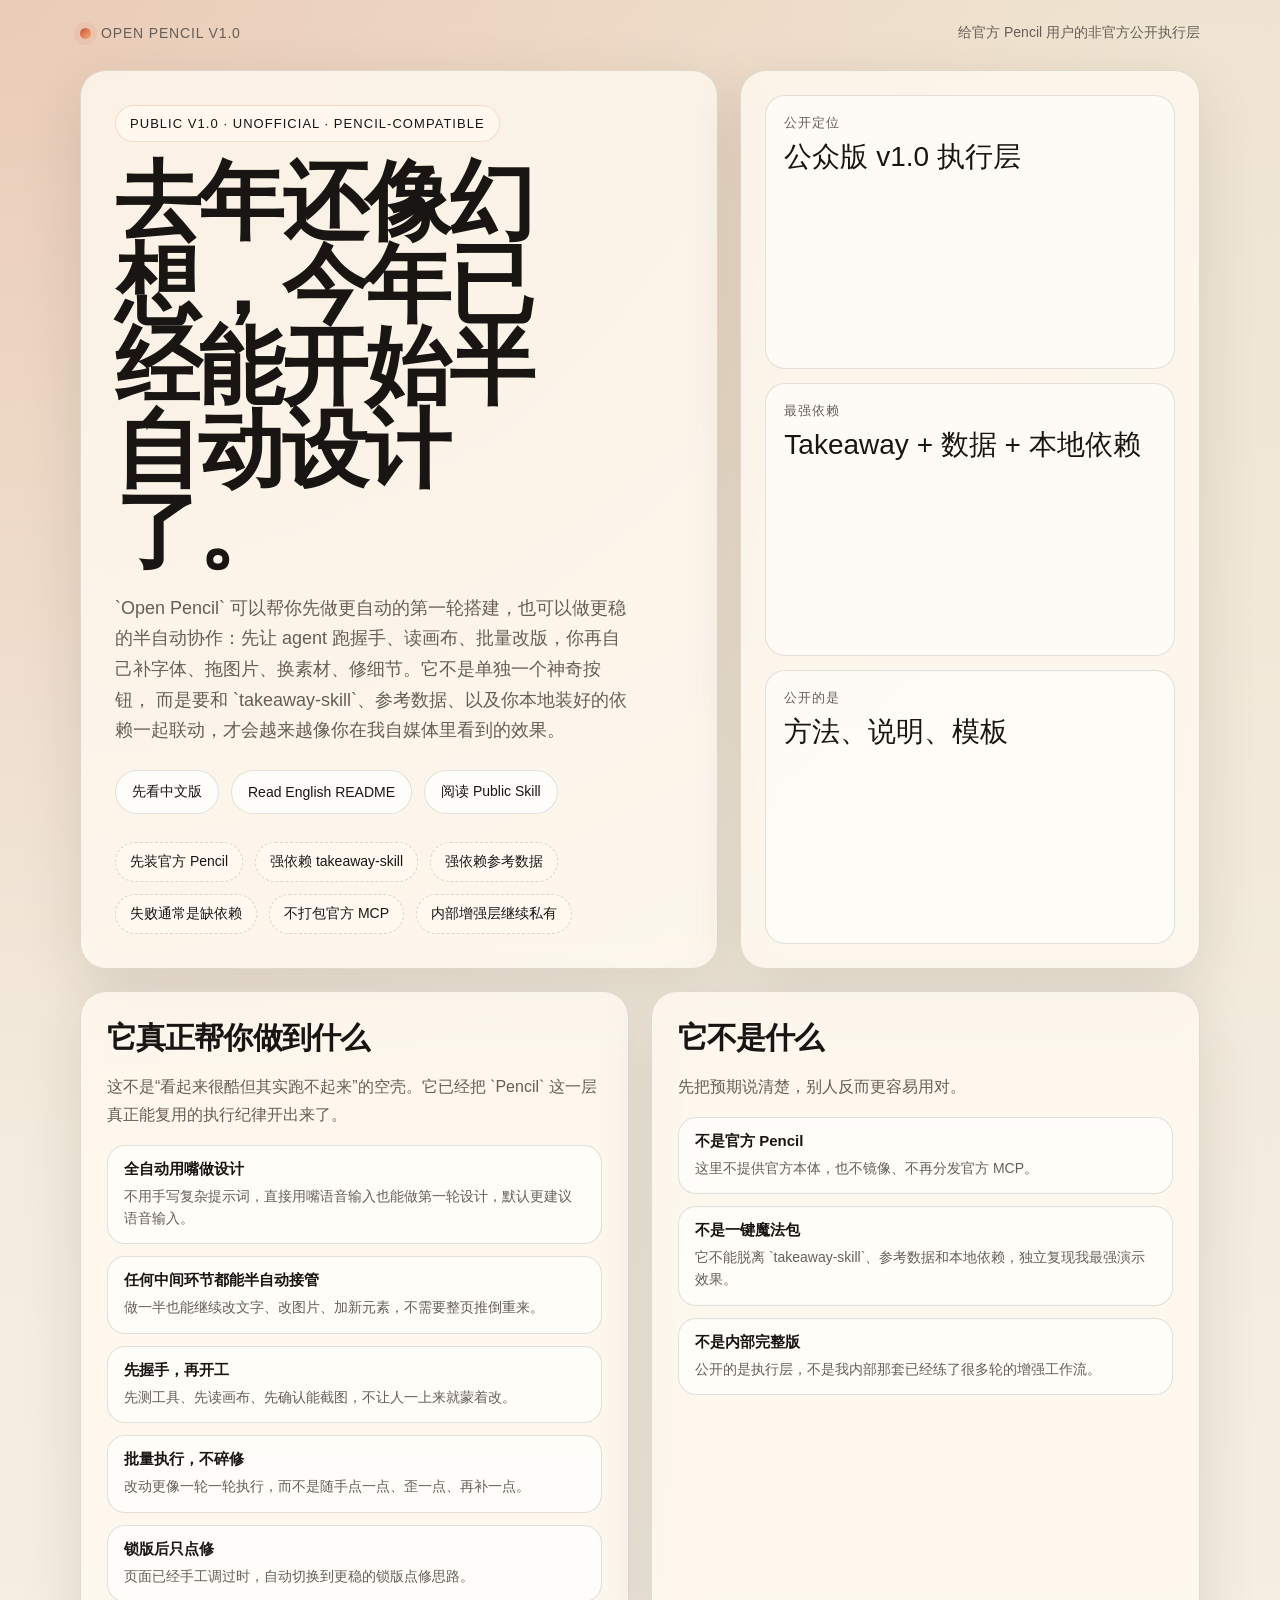
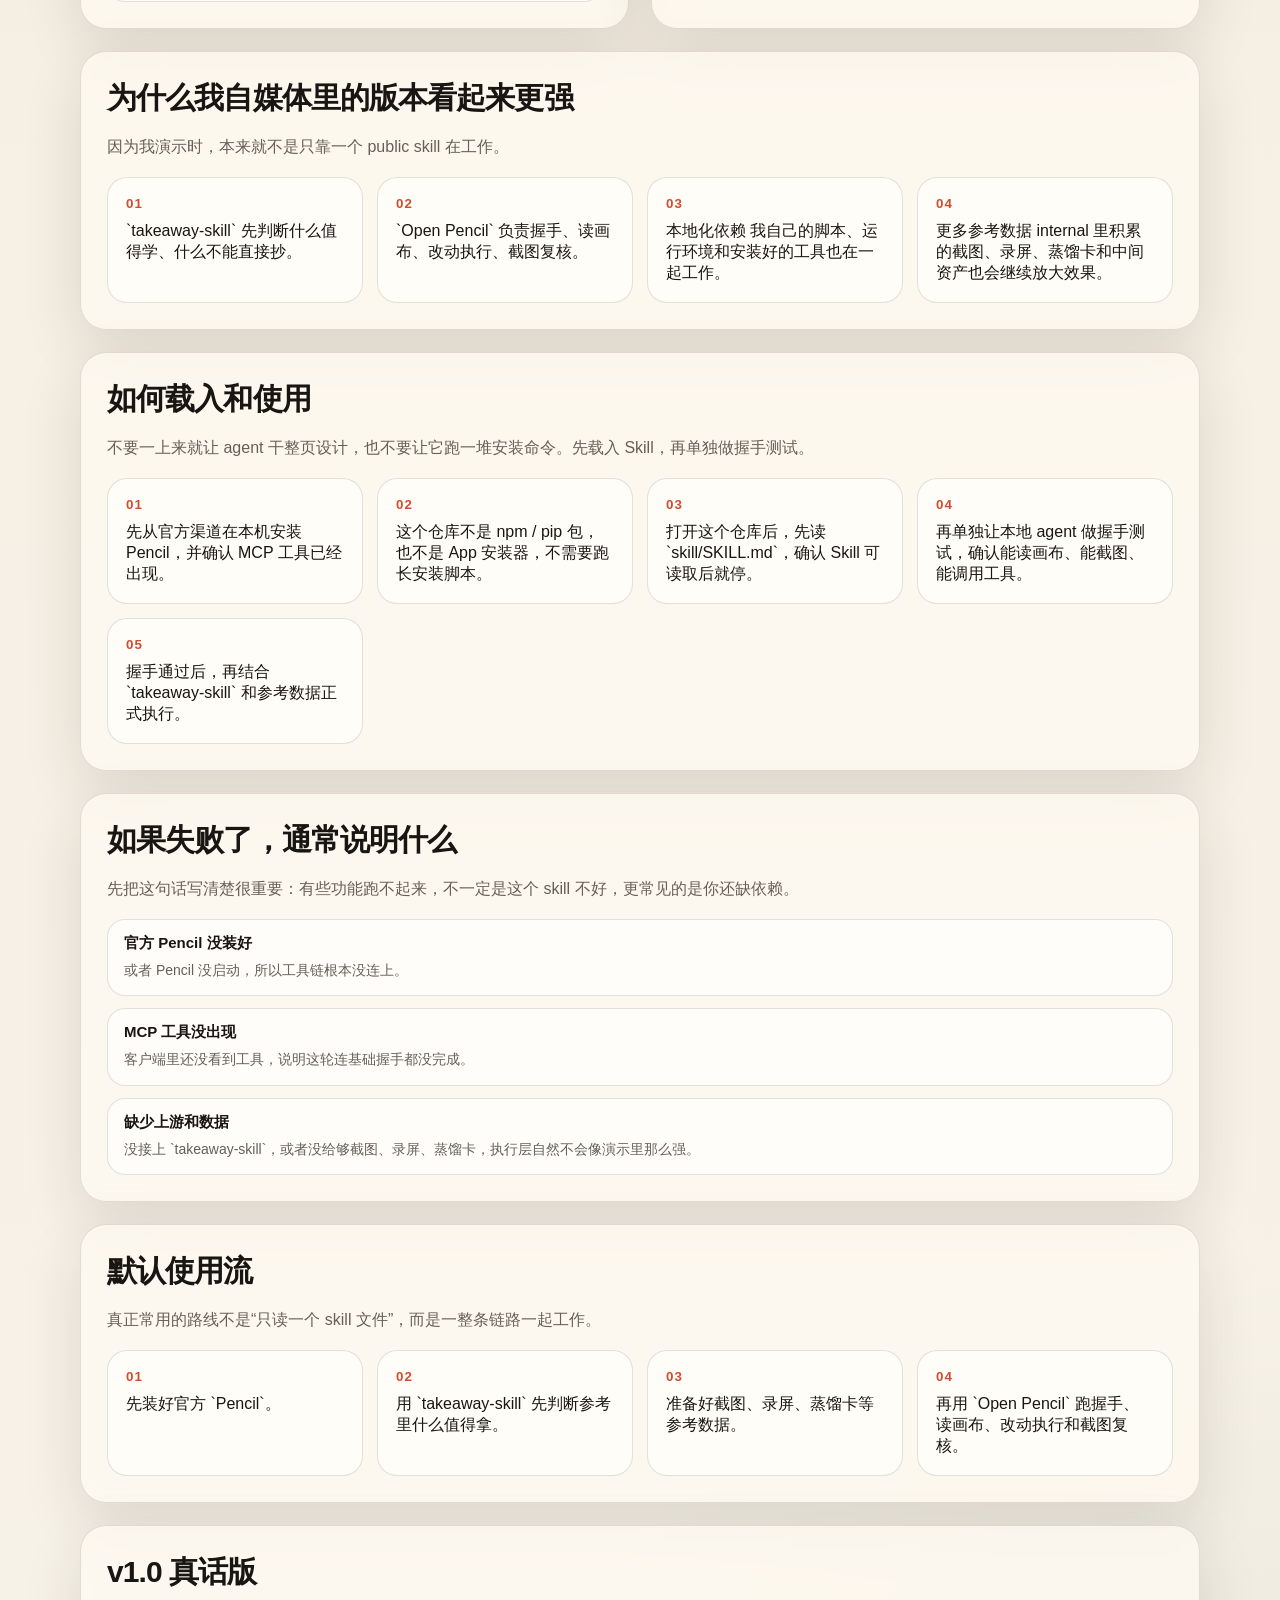
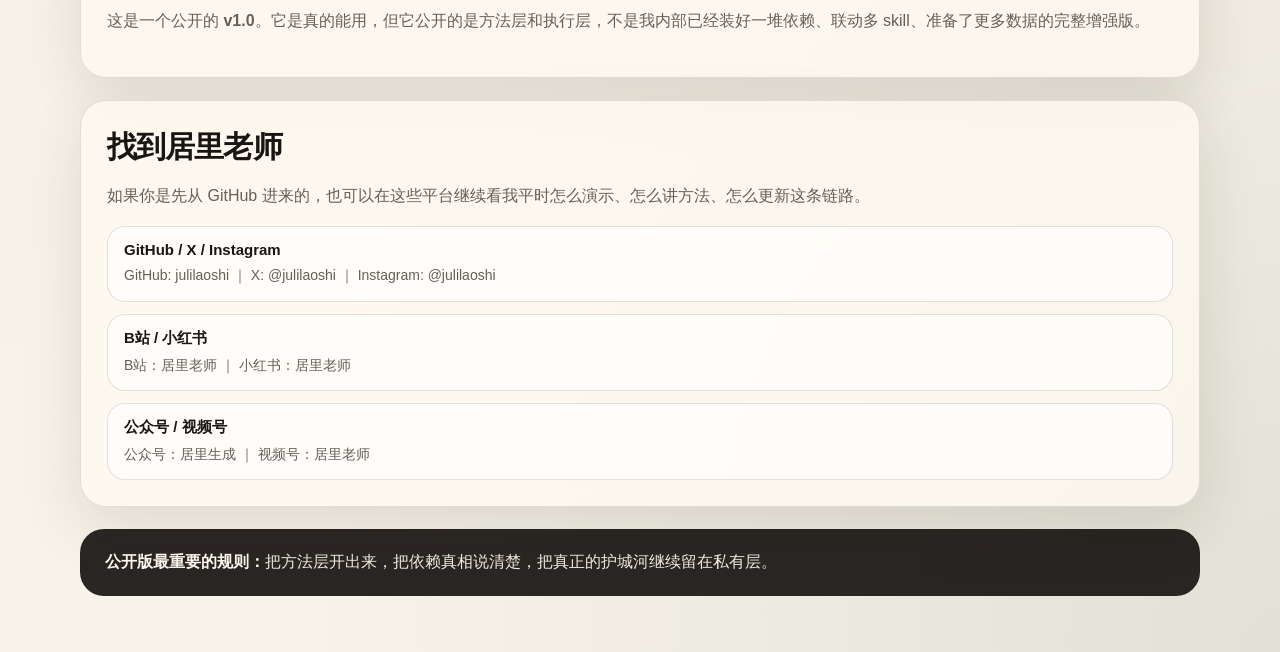
<file: site/index.html>
<!DOCTYPE html>
<html lang="zh-CN">
  <head>
    <meta charset="UTF-8" />
    <meta name="viewport" content="width=device-width, initial-scale=1.0" />
    <title>Open Pencil v1.0</title>
    <style>
      :root {
        --paper: #f5efe4;
        --paper-strong: #fffaf1;
        --ink: #181513;
        --muted: #665e57;
        --line: rgba(24, 21, 19, 0.12);
        --accent: #d04c31;
        --accent-soft: #f2b37b;
        --sage: #7f8f7a;
        --card: rgba(255, 250, 241, 0.78);
        --shadow: 0 20px 60px rgba(44, 29, 17, 0.12);
      }

      * {
        box-sizing: border-box;
      }

      body {
        margin: 0;
        color: var(--ink);
        background:
          radial-gradient(circle at top left, rgba(208, 76, 49, 0.16), transparent 28%),
          radial-gradient(circle at bottom right, rgba(127, 143, 122, 0.18), transparent 24%),
          linear-gradient(180deg, #efe4d1 0%, var(--paper) 44%, #f8f3ea 100%);
        font-family: "IBM Plex Sans", "Avenir Next", "Segoe UI", sans-serif;
      }

      a {
        color: inherit;
      }

      .shell {
        width: min(1120px, calc(100vw - 32px));
        margin: 0 auto;
        padding: 24px 0 56px;
      }

      .topbar {
        display: flex;
        justify-content: space-between;
        gap: 16px;
        align-items: center;
        margin-bottom: 28px;
        font-size: 14px;
        color: var(--muted);
      }

      .mark {
        display: inline-flex;
        align-items: center;
        gap: 10px;
        letter-spacing: 0.06em;
        text-transform: uppercase;
      }

      .mark::before {
        content: "";
        width: 11px;
        height: 11px;
        border-radius: 999px;
        background: linear-gradient(135deg, var(--accent), var(--accent-soft));
        box-shadow: 0 0 0 6px rgba(208, 76, 49, 0.08);
      }

      .hero {
        display: grid;
        grid-template-columns: minmax(0, 1.25fr) minmax(280px, 0.9fr);
        gap: 22px;
        align-items: stretch;
      }

      .panel {
        background: var(--card);
        backdrop-filter: blur(8px);
        border: 1px solid var(--line);
        border-radius: 26px;
        box-shadow: var(--shadow);
      }

      .hero-main {
        padding: 34px;
      }

      .eyebrow {
        display: inline-flex;
        align-items: center;
        gap: 10px;
        padding: 10px 14px;
        border-radius: 999px;
        border: 1px solid rgba(208, 76, 49, 0.18);
        background: rgba(255, 250, 241, 0.78);
        font-size: 13px;
        letter-spacing: 0.08em;
        text-transform: uppercase;
      }

      h1,
      h2,
      h3 {
        margin: 0;
        font-family: "Space Grotesk", "Avenir Next Condensed", sans-serif;
        letter-spacing: -0.03em;
      }

      h1 {
        margin-top: 18px;
        font-size: clamp(42px, 7vw, 86px);
        line-height: 0.96;
        max-width: 9.4ch;
      }

      .lead {
        margin: 20px 0 0;
        max-width: 52ch;
        color: var(--muted);
        font-size: 18px;
        line-height: 1.7;
      }

      .hero-notes {
        margin-top: 28px;
        display: flex;
        flex-wrap: wrap;
        gap: 12px;
      }

      .chip {
        padding: 10px 14px;
        border-radius: 999px;
        border: 1px dashed rgba(24, 21, 19, 0.16);
        background: rgba(255, 250, 241, 0.72);
        font-size: 14px;
      }

      .hero-links {
        margin-top: 24px;
        display: flex;
        flex-wrap: wrap;
        gap: 12px;
      }

      .hero-link {
        display: inline-flex;
        align-items: center;
        justify-content: center;
        padding: 12px 16px;
        border-radius: 999px;
        border: 1px solid rgba(24, 21, 19, 0.12);
        background: rgba(255, 255, 255, 0.72);
        text-decoration: none;
        font-size: 14px;
      }

      .hero-side {
        padding: 24px;
        display: grid;
        gap: 14px;
      }

      .stat {
        padding: 18px;
        border-radius: 20px;
        background: rgba(255, 255, 255, 0.62);
        border: 1px solid var(--line);
      }

      .stat-label {
        color: var(--muted);
        font-size: 13px;
        text-transform: uppercase;
        letter-spacing: 0.08em;
      }

      .stat-value {
        margin-top: 10px;
        font-size: 28px;
        line-height: 1.1;
        font-family: "Space Grotesk", "Avenir Next Condensed", sans-serif;
      }

      .grid {
        margin-top: 22px;
        display: grid;
        grid-template-columns: repeat(12, minmax(0, 1fr));
        gap: 22px;
      }

      .card {
        padding: 26px;
        grid-column: span 6;
      }

      .card h2 {
        font-size: 30px;
        margin-bottom: 14px;
      }

      .card p {
        margin: 0 0 16px;
        color: var(--muted);
        line-height: 1.75;
      }

      .list {
        display: grid;
        gap: 12px;
      }

      .item {
        padding: 14px 16px;
        border-radius: 18px;
        background: rgba(255, 255, 255, 0.58);
        border: 1px solid var(--line);
      }

      .item strong {
        display: block;
        margin-bottom: 6px;
        font-size: 15px;
      }

      .item span {
        color: var(--muted);
        font-size: 14px;
        line-height: 1.6;
      }

      .full {
        grid-column: 1 / -1;
      }

      .steps {
        display: grid;
        grid-template-columns: repeat(4, minmax(0, 1fr));
        gap: 14px;
      }

      .step {
        padding: 18px;
        border-radius: 20px;
        border: 1px solid var(--line);
        background: rgba(255, 255, 255, 0.56);
      }

      .step small {
        display: block;
        margin-bottom: 10px;
        color: var(--accent);
        font-weight: 700;
        letter-spacing: 0.08em;
      }

      .footer {
        margin-top: 22px;
        padding: 22px 24px;
        border-radius: 24px;
        border: 1px solid var(--line);
        background: rgba(24, 21, 19, 0.92);
        color: #f4ede3;
      }

      .footer strong {
        color: #fff9ef;
      }

      @media (max-width: 920px) {
        .hero {
          grid-template-columns: 1fr;
        }

        .card {
          grid-column: 1 / -1;
        }

        .steps {
          grid-template-columns: 1fr 1fr;
        }
      }

      @media (max-width: 640px) {
        .shell {
          width: min(100vw - 20px, 1120px);
        }

        .hero-main,
        .hero-side,
        .card {
          padding: 22px;
        }

        .steps {
          grid-template-columns: 1fr;
        }

        h1 {
          max-width: 100%;
        }
      }
    </style>
  </head>
  <body>
    <main class="shell">
      <div class="topbar">
        <div class="mark">Open Pencil v1.0</div>
        <div>给官方 Pencil 用户的非官方公开执行层</div>
      </div>

      <section class="hero">
        <article class="panel hero-main">
          <div class="eyebrow">Public v1.0 · unofficial · Pencil-compatible</div>
          <h1>去年还像幻想，今年已经能开始半自动设计了。</h1>
          <p class="lead">
            `Open Pencil` 可以帮你先做更自动的第一轮搭建，也可以做更稳的半自动协作：先让 agent
            跑握手、读画布、批量改版，你再自己补字体、拖图片、换素材、修细节。它不是单独一个神奇按钮，
            而是要和 `takeaway-skill`、参考数据、以及你本地装好的依赖一起联动，才会越来越像你在我自媒体里看到的效果。
          </p>
          <div class="hero-links">
            <a class="hero-link" href="../README.zh-CN.md">先看中文版</a>
            <a class="hero-link" href="../README.md">Read English README</a>
            <a class="hero-link" href="../skill/SKILL.md">阅读 Public Skill</a>
          </div>
          <div class="hero-notes">
            <div class="chip">先装官方 Pencil</div>
            <div class="chip">强依赖 takeaway-skill</div>
            <div class="chip">强依赖参考数据</div>
            <div class="chip">失败通常是缺依赖</div>
            <div class="chip">不打包官方 MCP</div>
            <div class="chip">内部增强层继续私有</div>
          </div>
        </article>

        <aside class="panel hero-side">
          <div class="stat">
            <div class="stat-label">公开定位</div>
            <div class="stat-value">公众版 v1.0 执行层</div>
          </div>
          <div class="stat">
            <div class="stat-label">最强依赖</div>
            <div class="stat-value">Takeaway + 数据 + 本地依赖</div>
          </div>
          <div class="stat">
            <div class="stat-label">公开的是</div>
            <div class="stat-value">方法、说明、模板</div>
          </div>
        </aside>
      </section>

      <section class="grid">
        <article class="panel card">
          <h2>它真正帮你做到什么</h2>
          <p>
            这不是“看起来很酷但其实跑不起来”的空壳。它已经把 `Pencil` 这一层真正能复用的执行纪律开出来了。
          </p>
          <div class="list">
            <div class="item">
              <strong>全自动用嘴做设计</strong>
              <span>不用手写复杂提示词，直接用嘴语音输入也能做第一轮设计，默认更建议语音输入。</span>
            </div>
            <div class="item">
              <strong>任何中间环节都能半自动接管</strong>
              <span>做一半也能继续改文字、改图片、加新元素，不需要整页推倒重来。</span>
            </div>
            <div class="item">
              <strong>先握手，再开工</strong>
              <span>先测工具、先读画布、先确认能截图，不让人一上来就蒙着改。</span>
            </div>
            <div class="item">
              <strong>批量执行，不碎修</strong>
              <span>改动更像一轮一轮执行，而不是随手点一点、歪一点、再补一点。</span>
            </div>
            <div class="item">
              <strong>锁版后只点修</strong>
              <span>页面已经手工调过时，自动切换到更稳的锁版点修思路。</span>
            </div>
          </div>
        </article>

        <article class="panel card">
          <h2>它不是什么</h2>
          <p>
            先把预期说清楚，别人反而更容易用对。
          </p>
          <div class="list">
            <div class="item">
              <strong>不是官方 Pencil</strong>
              <span>这里不提供官方本体，也不镜像、不再分发官方 MCP。</span>
            </div>
            <div class="item">
              <strong>不是一键魔法包</strong>
              <span>它不能脱离 `takeaway-skill`、参考数据和本地依赖，独立复现我最强演示效果。</span>
            </div>
            <div class="item">
              <strong>不是内部完整版</strong>
              <span>公开的是执行层，不是我内部那套已经练了很多轮的增强工作流。</span>
            </div>
          </div>
        </article>

        <article class="panel card full">
          <h2>为什么我自媒体里的版本看起来更强</h2>
          <p>
            因为我演示时，本来就不是只靠一个 public skill 在工作。
          </p>
          <div class="steps">
            <div class="step">
              <small>01</small>
              `takeaway-skill`
              先判断什么值得学、什么不能直接抄。
            </div>
            <div class="step">
              <small>02</small>
              `Open Pencil`
              负责握手、读画布、改动执行、截图复核。
            </div>
            <div class="step">
              <small>03</small>
              本地化依赖
              我自己的脚本、运行环境和安装好的工具也在一起工作。
            </div>
            <div class="step">
              <small>04</small>
              更多参考数据
              internal 里积累的截图、录屏、蒸馏卡和中间资产也会继续放大效果。
            </div>
          </div>
        </article>

        <article class="panel card full">
          <h2>如何载入和使用</h2>
          <p>
            不要一上来就让 agent 干整页设计，也不要让它跑一堆安装命令。先载入 Skill，再单独做握手测试。
          </p>
          <div class="steps">
            <div class="step">
              <small>01</small>
              先从官方渠道在本机安装 Pencil，并确认 MCP 工具已经出现。
            </div>
            <div class="step">
              <small>02</small>
              这个仓库不是 npm / pip 包，也不是 App 安装器，不需要跑长安装脚本。
            </div>
            <div class="step">
              <small>03</small>
              打开这个仓库后，先读 `skill/SKILL.md`，确认 Skill 可读取后就停。
            </div>
            <div class="step">
              <small>04</small>
              再单独让本地 agent 做握手测试，确认能读画布、能截图、能调用工具。
            </div>
            <div class="step">
              <small>05</small>
              握手通过后，再结合 `takeaway-skill` 和参考数据正式执行。
            </div>
          </div>
        </article>

        <article class="panel card full">
          <h2>如果失败了，通常说明什么</h2>
          <p>
            先把这句话写清楚很重要：有些功能跑不起来，不一定是这个 skill 不好，更常见的是你还缺依赖。
          </p>
          <div class="list">
            <div class="item">
              <strong>官方 Pencil 没装好</strong>
              <span>或者 Pencil 没启动，所以工具链根本没连上。</span>
            </div>
            <div class="item">
              <strong>MCP 工具没出现</strong>
              <span>客户端里还没看到工具，说明这轮连基础握手都没完成。</span>
            </div>
            <div class="item">
              <strong>缺少上游和数据</strong>
              <span>没接上 `takeaway-skill`，或者没给够截图、录屏、蒸馏卡，执行层自然不会像演示里那么强。</span>
            </div>
          </div>
        </article>

        <article class="panel card full">
          <h2>默认使用流</h2>
          <p>
            真正常用的路线不是“只读一个 skill 文件”，而是一整条链路一起工作。
          </p>
          <div class="steps">
            <div class="step">
              <small>01</small>
              先装好官方 `Pencil`。
            </div>
            <div class="step">
              <small>02</small>
              用 `takeaway-skill` 先判断参考里什么值得拿。
            </div>
            <div class="step">
              <small>03</small>
              准备好截图、录屏、蒸馏卡等参考数据。
            </div>
            <div class="step">
              <small>04</small>
              再用 `Open Pencil` 跑握手、读画布、改动执行和截图复核。
            </div>
          </div>
        </article>

        <article class="panel card full">
          <h2>v1.0 真话版</h2>
          <p>
            这是一个公开的 <strong>v1.0</strong>。它是真的能用，但它公开的是方法层和执行层，不是我内部已经装好一堆依赖、联动多 skill、准备了更多数据的完整增强版。
          </p>
        </article>

        <article class="panel card full">
          <h2>找到居里老师</h2>
          <p>
            如果你是先从 GitHub 进来的，也可以在这些平台继续看我平时怎么演示、怎么讲方法、怎么更新这条链路。
          </p>
          <div class="list">
            <div class="item">
              <strong>GitHub / X / Instagram</strong>
              <span>GitHub: julilaoshi ｜ X: @julilaoshi ｜ Instagram: @julilaoshi</span>
            </div>
            <div class="item">
              <strong>B站 / 小红书</strong>
              <span>B站：居里老师 ｜ 小红书：居里老师</span>
            </div>
            <div class="item">
              <strong>公众号 / 视频号</strong>
              <span>公众号：居里生成 ｜ 视频号：居里老师</span>
            </div>
          </div>
        </article>
      </section>

      <section class="footer">
        <strong>公开版最重要的规则：</strong>把方法层开出来，把依赖真相说清楚，把真正的护城河继续留在私有层。
      </section>
    </main>
  </body>
</html>
</file>
